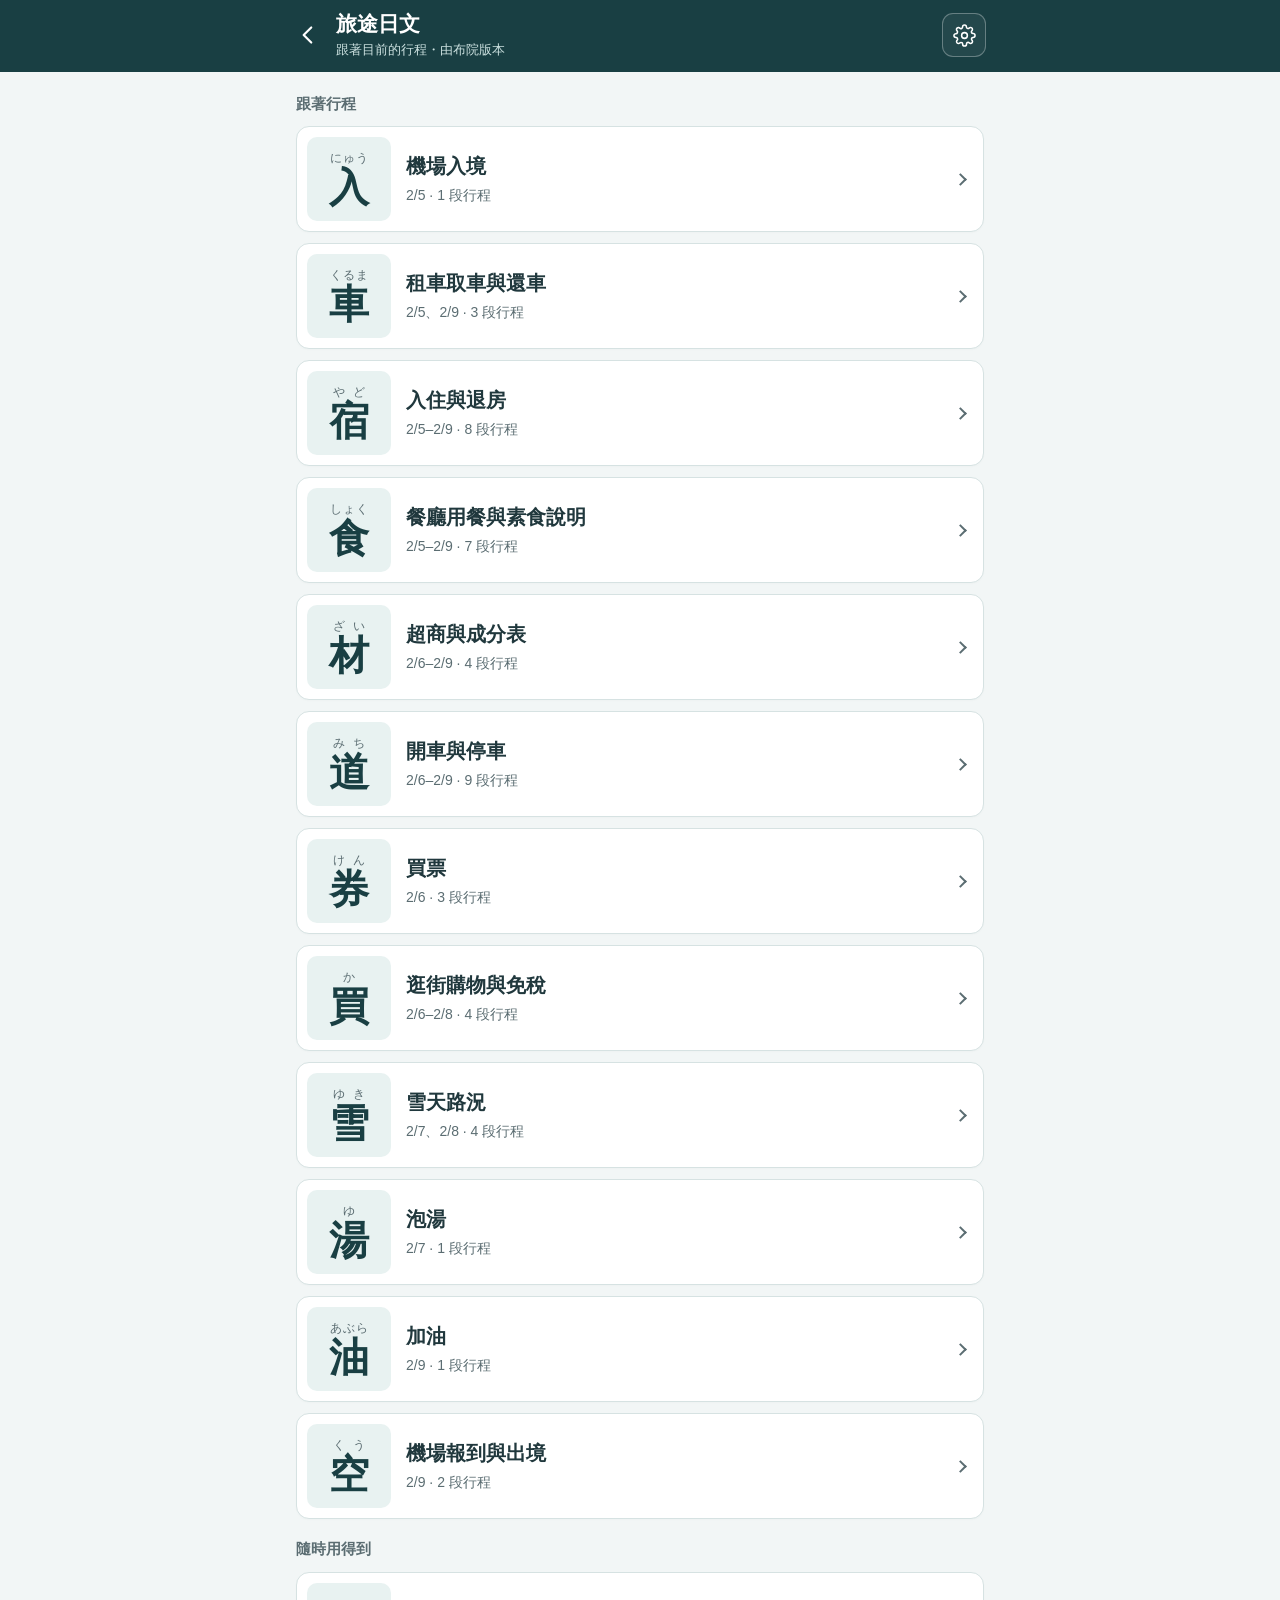
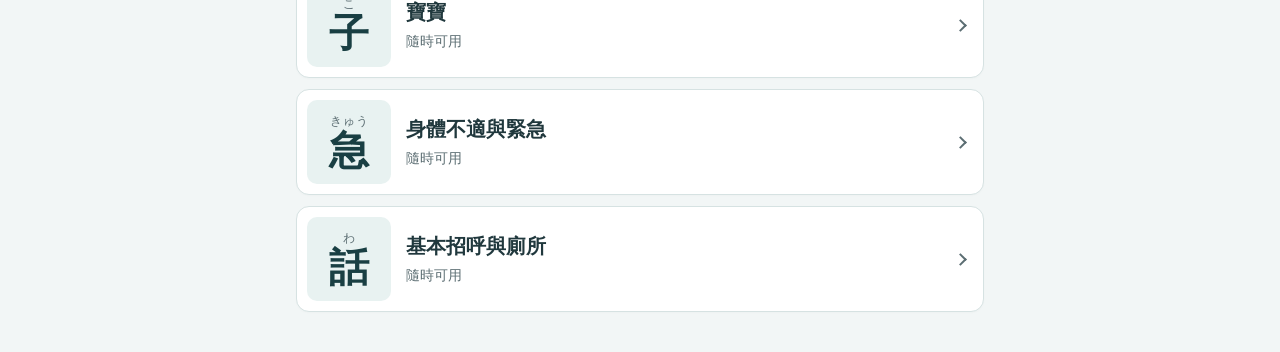
<file: japanese/index.html>
<!doctype html>
<html lang="zh-Hant"><head><meta charset="utf-8"><meta name="viewport" content="width=device-width,initial-scale=1"><meta name="theme-color" content="#193f43"><title>旅途日文</title>
<style>
:root{--ink:#193f43;--muted:#5b6d72;--bg:#f2f6f6;--line:#d6e2e2;--accent:#a84a26}*{box-sizing:border-box}[hidden]{display:none!important}html,body{margin:0;overscroll-behavior-y:none}body{min-height:100dvh;background:var(--bg);color:#20383d;font:16px/1.65 -apple-system,BlinkMacSystemFont,"PingFang TC",sans-serif}button,input,select,textarea{font:inherit}button,a,select,summary{touch-action:manipulation}button{cursor:pointer}a{color:#175d72}button:focus-visible,a:focus-visible,select:focus-visible{outline:3px solid #c15d2b;outline-offset:3px}
.primary{border:0;border-radius:8px;background:var(--ink);color:#fff;padding:9px 15px;font-weight:650}
select{display:block;width:100%;border:1px solid #b6c9cb;border-radius:6px;background:#fff;color:#20383d;padding:9px 10px;font-size:16px}
.jp-top{position:sticky;top:0;z-index:2;background:var(--ink);color:#fff}
.jp-top-row{display:flex;align-items:center;gap:6px;max-width:720px;margin:0 auto;padding:10px 14px 11px 6px}
.page-back{flex:0 0 44px;display:grid;place-items:center;width:44px;height:44px;border-radius:50%;color:#fff}.page-back svg{width:26px;height:26px;fill:none;stroke:currentColor;stroke-width:2;stroke-linecap:round;stroke-linejoin:round}.page-back:focus-visible{outline:2px solid #fff;outline-offset:0}
h1{margin:0;font-size:21px;line-height:1.3}.jp-top-copy{flex:1;min-width:0}.jp-top-gear{flex:0 0 44px;display:grid;place-items:center;width:44px;height:44px;padding:0;border:1px solid #ffffff4d;border-radius:11px;background:#ffffff0d;color:#fff}.jp-top-gear svg{width:23px;height:23px;fill:none;stroke:currentColor;stroke-width:1.6;stroke-linecap:round;stroke-linejoin:round}.jp-top-gear:focus-visible{outline:2px solid #fff;outline-offset:2px}.jp-plan{margin:2px 0 0;font-size:13px;color:#cbe0df}
.jp-main{max-width:720px;margin:0 auto;padding:16px 16px calc(40px + env(safe-area-inset-bottom))}
.jp-now{margin:0 0 6px;padding:11px 14px;border:1px solid #e8a08a;border-radius:12px;background:#fff0e9}.jp-now p{margin:0;font-size:15px;line-height:1.6}.jp-now span{display:inline-block;min-width:52px;font-weight:700;color:#8b3d1c}
.jp-group{margin-top:18px}.jp-group:first-child{margin-top:4px}.jp-group-title{margin:0 0 10px;font-size:15px;font-weight:700;color:var(--muted)}
.jp-cards{display:flex;flex-direction:column;gap:11px}
.jp-card{display:flex;align-items:center;gap:15px;width:100%;padding:10px 14px 10px 10px;text-align:left;border:1px solid var(--line);border-radius:13px;background:#fff;color:inherit;box-shadow:0 1px 2px #193f4305}.jp-card:hover{border-color:#92b5b8}.jp-card:active{background:#eaf2f2}
.jp-mark{flex:0 0 84px;width:84px;height:84px;display:grid;place-items:center;border-radius:10px;background:#e8f2f1;color:var(--ink);font-size:40px;font-weight:700;line-height:1}.jp-mark rt{font-size:12px;font-weight:500;color:var(--muted);padding-bottom:4px}
.jp-card-copy{flex:1;min-width:0;display:flex;flex-direction:column;gap:5px}.jp-card-title{font-size:20px;line-height:1.35;font-weight:750;overflow-wrap:anywhere}.jp-card-usage{font-size:14px;line-height:1.5;color:var(--muted)}
.jp-badge{flex-shrink:0;padding:3px 9px;border-radius:999px;background:var(--accent);color:#fff;font-size:13px;font-weight:700}
.jp-chevron{flex-shrink:0;width:9px;height:9px;border-right:2px solid var(--muted);border-top:2px solid var(--muted);transform:rotate(45deg);margin-right:4px}
.jp-empty{color:var(--muted)}
/* Bottom sheet, same as the itinerary site. */
dialog{color:#20383d}.bottom-sheet{position:fixed;inset:auto auto 0 50%;transform:translateX(-50%) translateY(var(--sheet-drag,0px));margin:0;width:min(100%,680px);max-width:100vw;height:88dvh;max-height:88dvh;border:0;border-radius:22px 22px 0 0;padding:0;overflow:hidden;box-shadow:0 -8px 50px #092c3026;transition:transform .18s ease}.bottom-sheet[open]{display:flex;flex-direction:column;animation:sheet-enter .2s ease-out}.bottom-sheet::backdrop{background:#102d3266}.bottom-sheet.is-dragging{transition:none;animation:none;user-select:none}
.sheet-header{flex-shrink:0;padding:10px 22px 14px;border-bottom:1px solid var(--line);background:#fff;touch-action:none}.sheet-header button{touch-action:manipulation}.sheet-handle{width:38px;height:4px;border-radius:4px;background:#c5d3d5;margin:0 auto 13px}.dialog-head{display:flex;justify-content:space-between;align-items:center;gap:12px}.sheet-header h2{font-size:23px;line-height:1.4;margin:0;overflow-wrap:anywhere}
.sheet-close{flex:0 0 44px;display:grid;place-items:center;width:44px;height:44px;padding:10px;border:0;background:transparent;color:inherit;border-radius:50%}.sheet-close:hover{background:#f2f6f6}.sheet-close svg{width:22px;height:22px;fill:none;stroke:currentColor;stroke-width:1.8;stroke-linecap:round}.sheet-close:focus-visible{outline:none;background:#e8f2f1}
.sheet-body{flex:1;overflow-y:auto;overscroll-behavior:none;min-height:0;padding:20px 22px 24px}
@keyframes sheet-enter{from{transform:translate(-50%,70%);opacity:.6}to{transform:translate(-50%,0);opacity:1}}
@media(prefers-reduced-motion:reduce){.bottom-sheet{transition:none}.bottom-sheet[open]{animation:none}}
@media(max-width:640px){.jp-mark{flex-basis:76px;width:76px;height:76px;font-size:36px}.jp-card{gap:13px}.jp-card-title{font-size:19px}.sheet-header{padding-left:18px;padding-right:18px}.sheet-header h2{font-size:21px}.sheet-body{padding:18px}}
</style>
<link rel="stylesheet" href="jp.css?v=20261126-words">
<script defer src="../trip-data.js?v=20261125-day4-lunch"></script><script defer src="../trip-core.js?v=20261125-day4-rest"></script><script defer src="phrases.js?v=20261126-words"></script><script defer src="jp-core.js?v=20261126-words"></script><script defer src="words.js?v=20261126-words"></script><script defer src="../dialog-history.js?v=20261126-words"></script><script defer src="jp-ui.js?v=20261126-words"></script><script defer src="jp-page.js?v=20261126-words"></script><script defer src="../sheet-gestures.js?v=20261123"></script>
</head><body>
<header class="jp-top"><div class="jp-top-row"><a id="jp-back" class="page-back" href="../" aria-label="返回行程"><svg viewBox="0 0 24 24" aria-hidden="true"><path d="M15 5 8 12l7 7"/></svg></a><div class="jp-top-copy"><h1>旅途日文</h1><p id="jp-plan" class="jp-plan"></p></div><button type="button" class="jp-top-gear" data-jp-display-open aria-label="顯示設定"><svg viewBox="0 0 24 24" aria-hidden="true"><circle cx="12" cy="12" r="3"/><path d="M19.4 15a1.65 1.65 0 0 0 .33 1.82l.06.06a2 2 0 0 1 0 2.83 2 2 0 0 1-2.83 0l-.06-.06a1.65 1.65 0 0 0-1.82-.33 1.65 1.65 0 0 0-1 1.51V21a2 2 0 0 1-2 2 2 2 0 0 1-2-2v-.09A1.65 1.65 0 0 0 9 19.4a1.65 1.65 0 0 0-1.82.33l-.06.06a2 2 0 0 1-2.83 0 2 2 0 0 1 0-2.83l.06-.06a1.65 1.65 0 0 0 .33-1.82 1.65 1.65 0 0 0-1.51-1H3a2 2 0 0 1-2-2 2 2 0 0 1 2-2h.09A1.65 1.65 0 0 0 4.6 9a1.65 1.65 0 0 0-.33-1.82l-.06-.06a2 2 0 0 1 0-2.83 2 2 0 0 1 2.83 0l.06.06a1.65 1.65 0 0 0 1.82.33H9a1.65 1.65 0 0 0 1-1.51V3a2 2 0 0 1 2-2 2 2 0 0 1 2 2v.09a1.65 1.65 0 0 0 1 1.51 1.65 1.65 0 0 0 1.82-.33l.06-.06a2 2 0 0 1 2.83 0 2 2 0 0 1 0 2.83l-.06.06a1.65 1.65 0 0 0-.33 1.82V9a1.65 1.65 0 0 0 1.51 1H21a2 2 0 0 1 2 2 2 2 0 0 1-2 2h-.09a1.65 1.65 0 0 0-1.51 1Z"/></svg></button></div></header>
<main class="jp-main"><div id="jp-now"></div><div id="jp-list" aria-label="日文情境卡"></div></main>
</body></html>
</file>
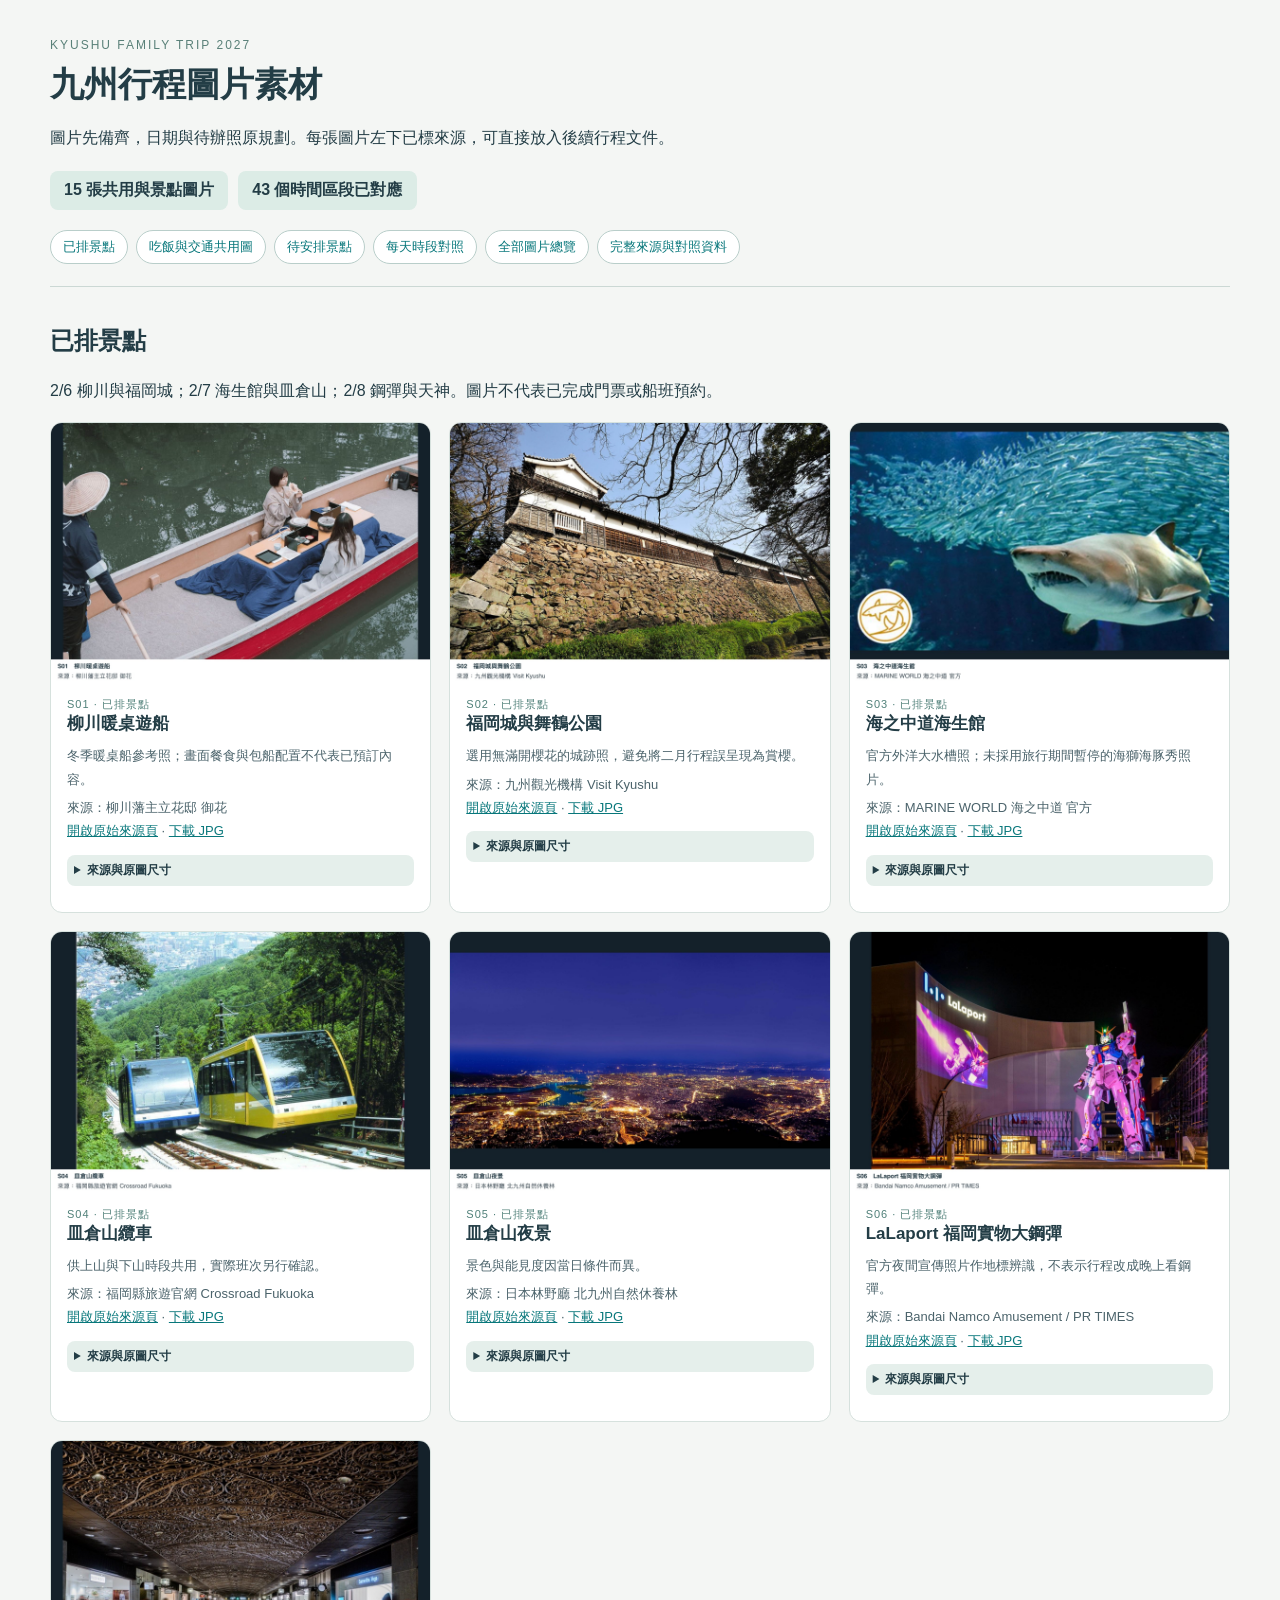
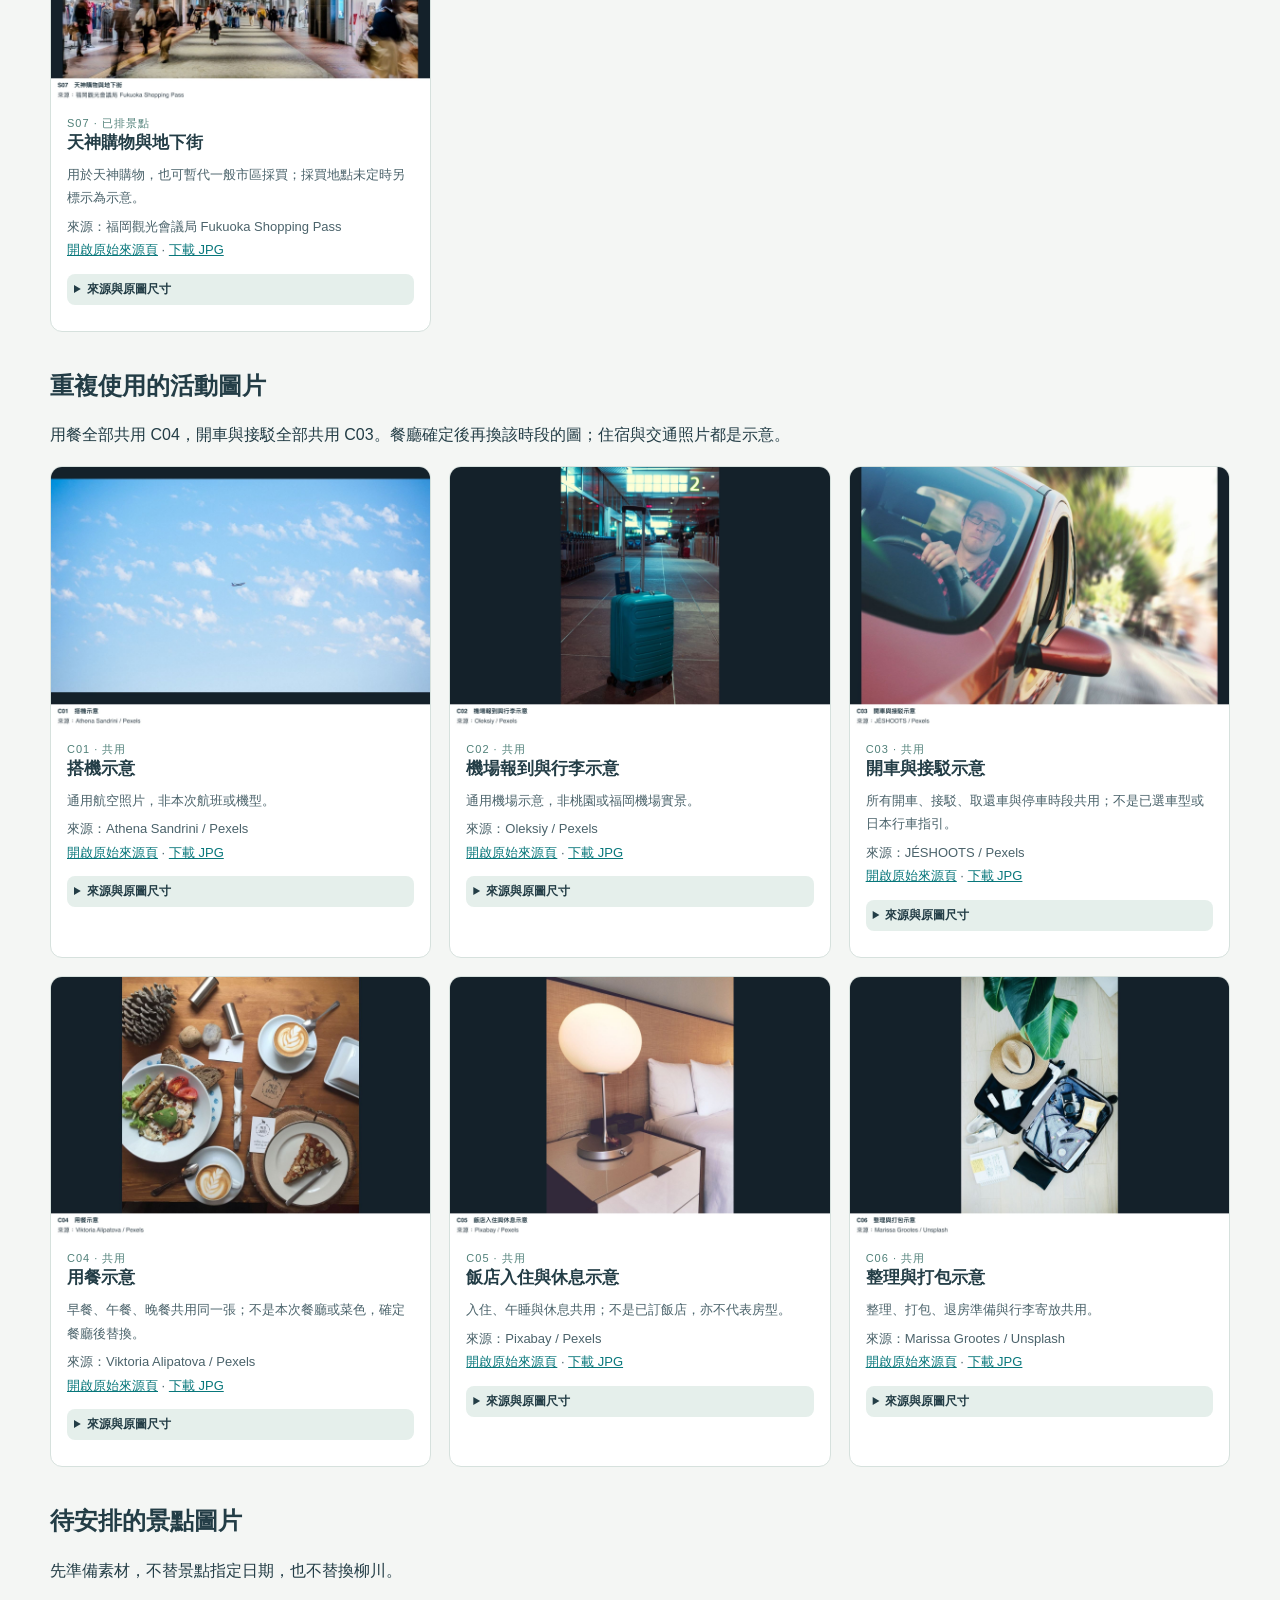
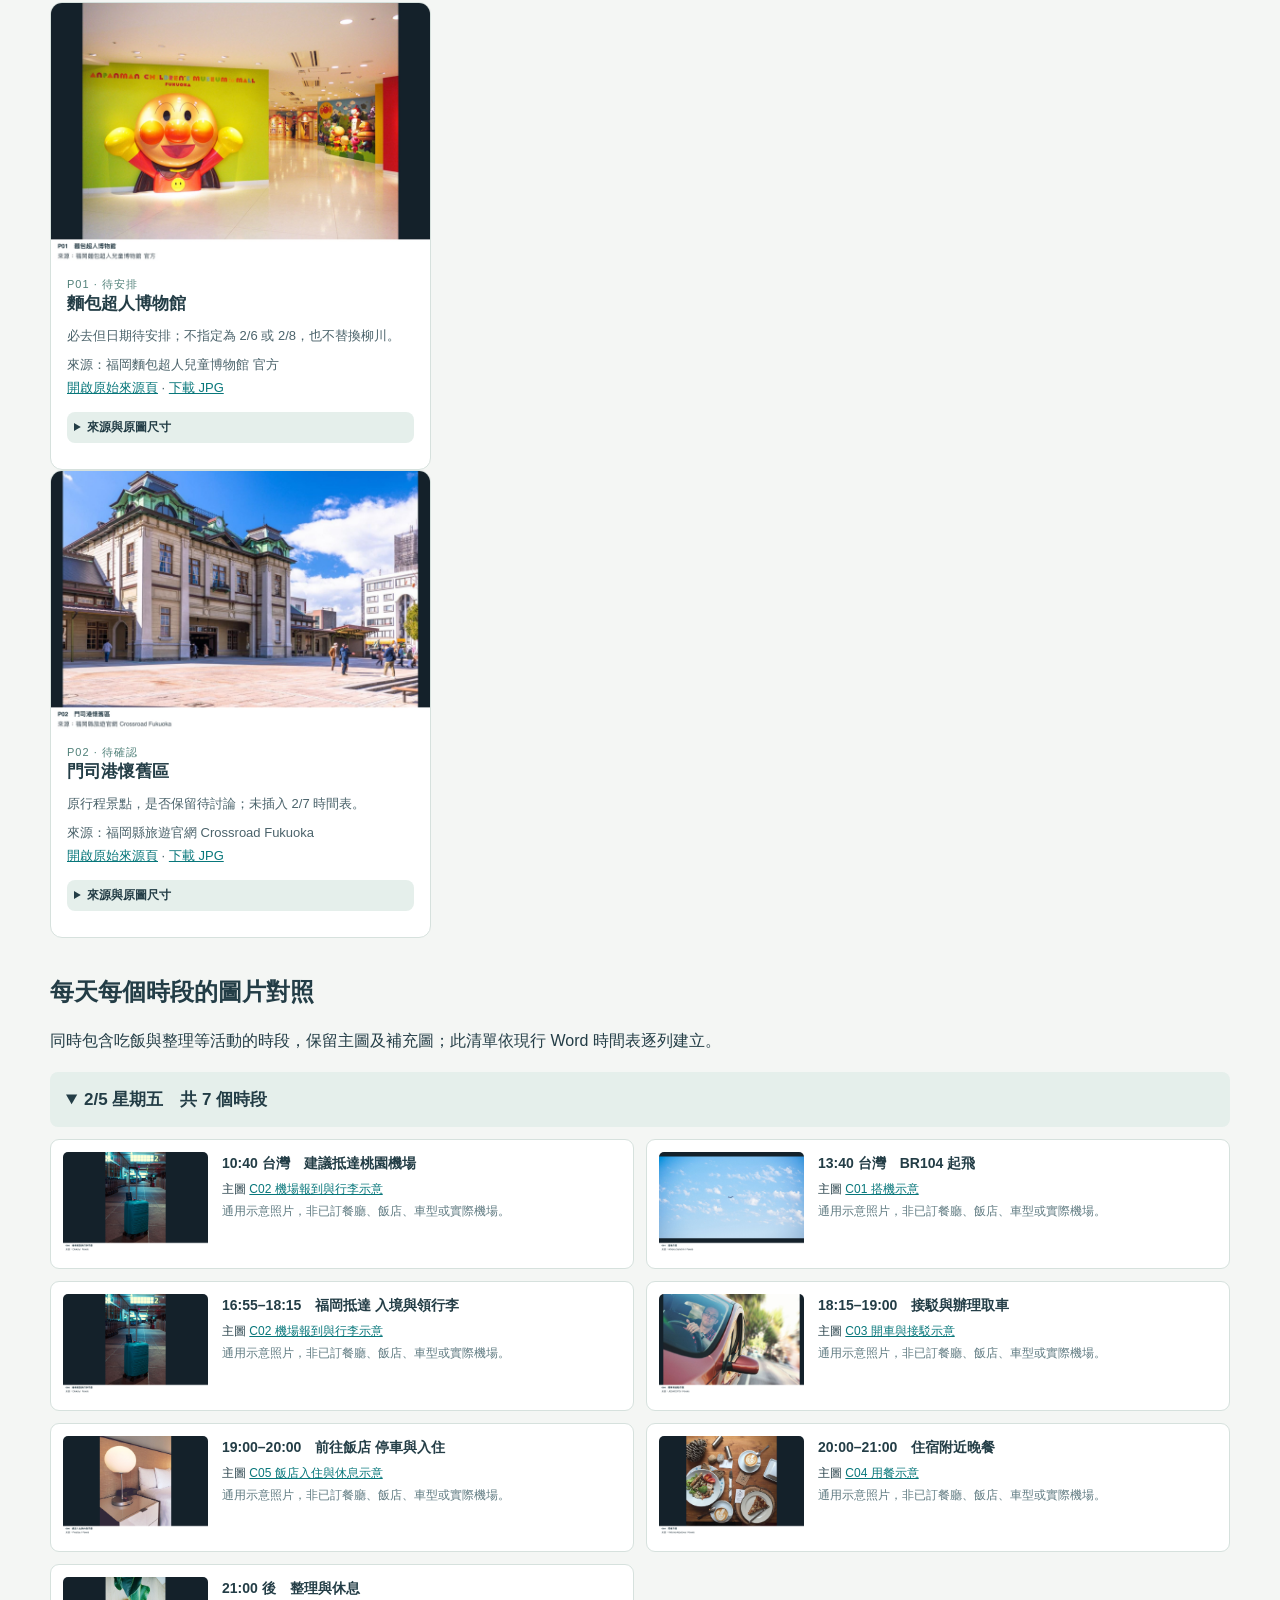
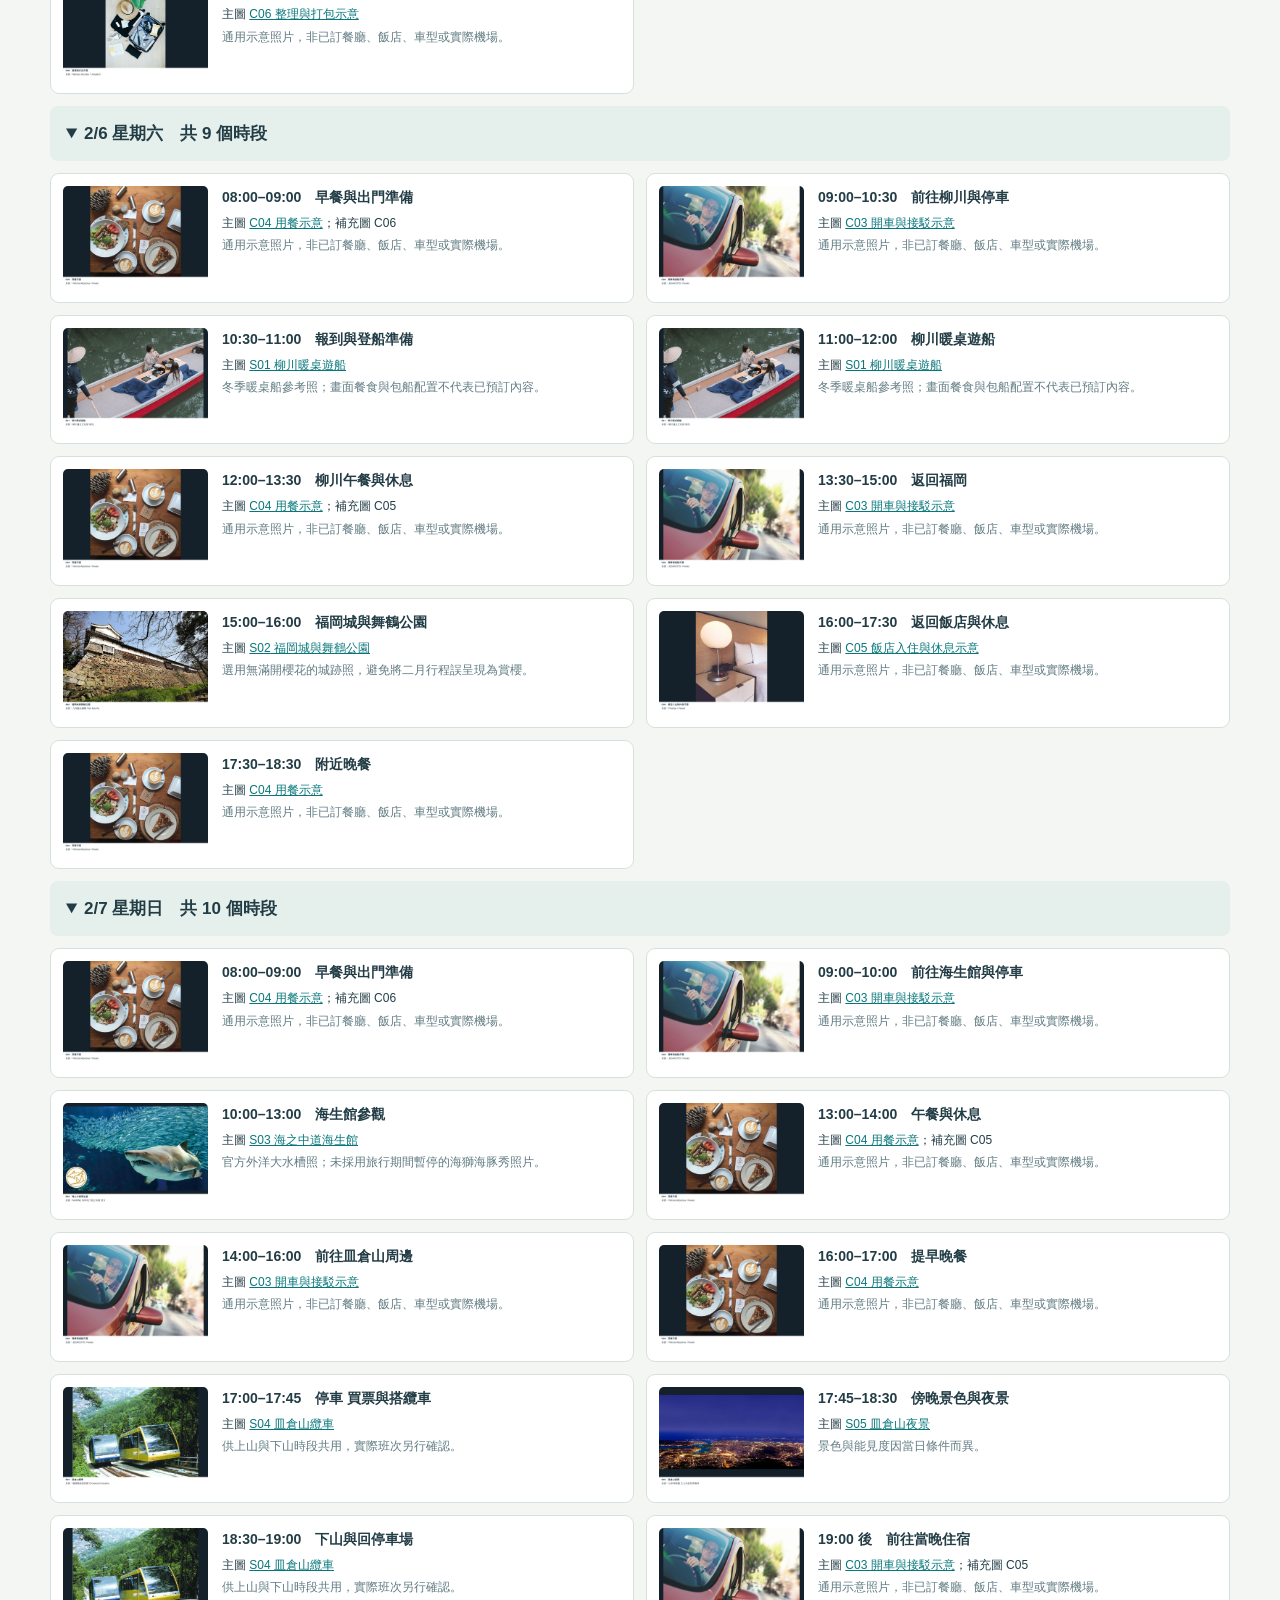
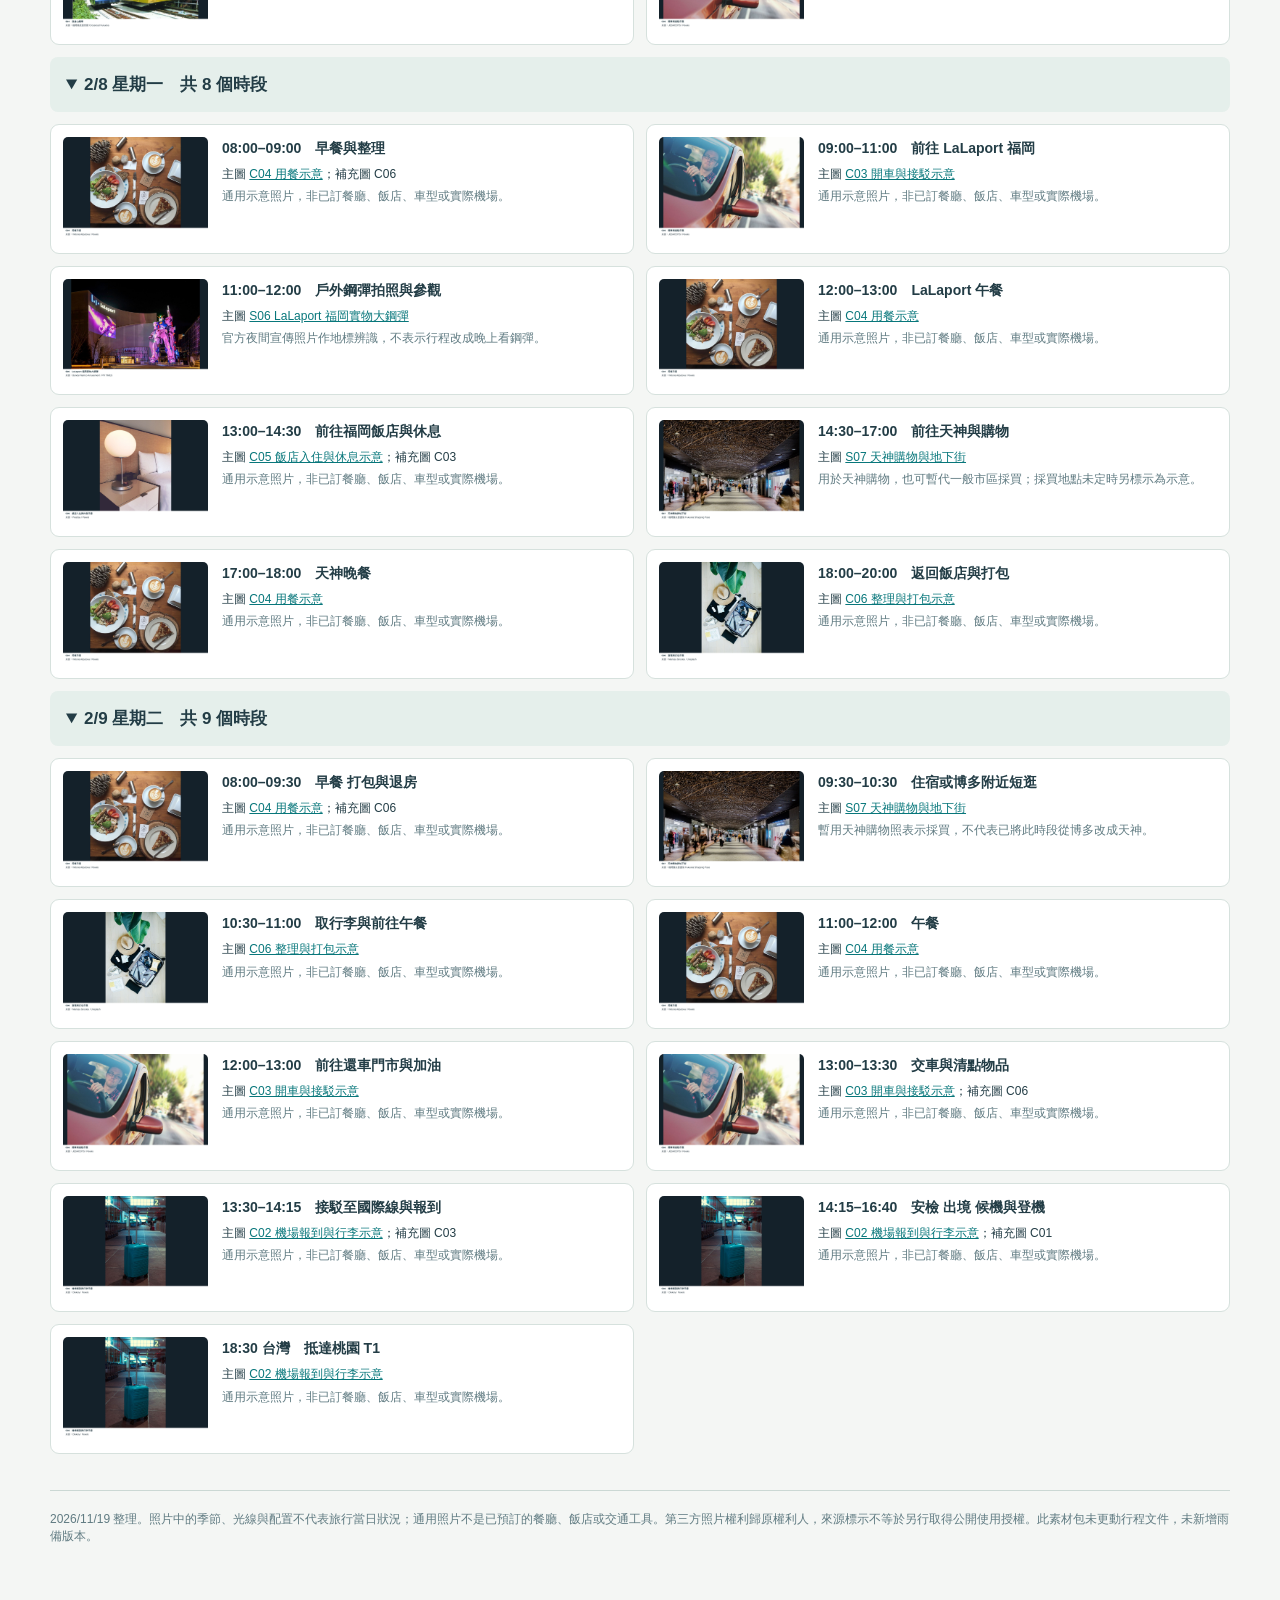
<file: docs/目前規劃與素材/素材索引.html>
<!doctype html><html lang="zh-Hant"><meta charset="utf-8"><meta name="viewport" content="width=device-width,initial-scale=1"><title>九州行程圖片素材</title><style>
:root{font-family:"PingFang TC","Microsoft JhengHei",sans-serif;color:#233d46;background:#f4f6f4}body{margin:0}main{max-width:1180px;margin:auto;padding:38px 24px 70px}h1{font-size:34px;margin:10px 0}h2{margin-top:38px;font-size:24px}p{line-height:1.8}a{color:#08777b}header{border-bottom:1px solid #cbd8d4;padding-bottom:22px}.eyebrow{font-size:12px;letter-spacing:2px;color:#598078}nav{display:flex;flex-wrap:wrap;gap:8px;margin-top:20px}nav a,.pill{border:1px solid #b9ceca;padding:7px 12px;border-radius:30px;text-decoration:none;font-size:13px;background:white}.grid{display:grid;grid-template-columns:repeat(3,1fr);gap:18px}.card{background:white;border:1px solid #d6e1dd;border-radius:12px;overflow:hidden}.card img{display:block;width:100%}.body{padding:14px 16px}.body h3{font-size:17px;margin:0 0 9px}.body p{font-size:13px;margin:5px 0;color:#4b636b}.tag{font-size:11px;letter-spacing:1px;color:#508079}.source{font-size:12px}details{margin:12px 0}summary{cursor:pointer;font-weight:bold;font-size:17px;padding:16px;background:#e5efeb;border-radius:8px}.slots{display:grid;grid-template-columns:1fr 1fr;gap:12px;margin-top:12px}.slot{display:grid;grid-template-columns:145px 1fr;gap:14px;border:1px solid #d6e1dd;background:white;padding:12px;border-radius:9px}.slot img{width:145px;border-radius:5px}.slot h4{font-size:14px;margin:3px 0 7px}.slot p{font-size:12px;margin:3px 0;line-height:1.6}.muted{color:#607b82}.counts{display:flex;gap:10px;margin:18px 0}.counts b{padding:9px 14px;border-radius:8px;background:#dcece6}footer{font-size:12px;color:#607b82;border-top:1px solid #cbd8d4;margin-top:36px;padding-top:20px}@media(max-width:850px){.grid{grid-template-columns:repeat(2,1fr)}.slots{grid-template-columns:1fr}}@media(max-width:520px){.grid{grid-template-columns:1fr}.slot{grid-template-columns:110px 1fr}.slot img{width:110px}main{padding:24px 15px}}
</style><main><header><div class="eyebrow">KYUSHU FAMILY TRIP 2027</div><h1>九州行程圖片素材</h1><p>圖片先備齊，日期與待辦照原規劃。每張圖片左下已標來源，可直接放入後續行程文件。</p><div class="counts"><b>15 張共用與景點圖片</b><b>43 個時間區段已對應</b></div><nav><a href="#spots">已排景點</a><a href="#common">吃飯與交通共用圖</a><a href="#pending">待安排景點</a><a href="#timeline">每天時段對照</a><a href="素材總覽.png">全部圖片總覽</a><a href="素材來源與時段對照.json">完整來源與對照資料</a></nav></header><h2 id="spots">已排景點</h2><p>2/6 柳川與福岡城；2/7 海生館與皿倉山；2/8 鋼彈與天神。圖片不代表已完成門票或船班預約。</p><div class="grid"><article class="card" id="S01"><a href="../../thumbs/S01_柳川暖桌遊船.jpg"><img src="../../thumbs/S01_柳川暖桌遊船.jpg" alt="柳川暖桌遊船" loading="lazy"></a><div class="body"><div class="tag">S01 · 已排景點</div><h3>柳川暖桌遊船</h3><p>冬季暖桌船參考照；畫面餐食與包船配置不代表已預訂內容。</p><p class="source">來源：柳川藩主立花邸 御花<br><a href="https://shop.ohana.co.jp/products/7_14853028" target="_blank" rel="noopener">開啟原始來源頁</a> · <a href="../../thumbs/S01_柳川暖桌遊船.jpg" download>下載 JPG</a></p><details><summary style="font-size:12px;padding:7px">來源與原圖尺寸</summary><p>1200 × 801 px；圖片版面 1600 × 1100 px。<br>依原站條款，未取得額外公開使用授權<br>取得日期 2026-11-19</p></details></div></article><article class="card" id="S02"><a href="../../thumbs/S02_福岡城與舞鶴公園.jpg"><img src="../../thumbs/S02_福岡城與舞鶴公園.jpg" alt="福岡城與舞鶴公園" loading="lazy"></a><div class="body"><div class="tag">S02 · 已排景點</div><h3>福岡城與舞鶴公園</h3><p>選用無滿開櫻花的城跡照，避免將二月行程誤呈現為賞櫻。</p><p class="source">來源：九州觀光機構 Visit Kyushu<br><a href="https://www.visit-kyushu.com/en/see-and-do/spots/maizuru-park-fukuoka-castle-ruins/" target="_blank" rel="noopener">開啟原始來源頁</a> · <a href="../../thumbs/S02_福岡城與舞鶴公園.jpg" download>下載 JPG</a></p><details><summary style="font-size:12px;padding:7px">來源與原圖尺寸</summary><p>1600 × 1000 px；圖片版面 1600 × 1100 px。<br>依原站條款，未取得額外公開使用授權<br>取得日期 2026-11-19</p></details></div></article><article class="card" id="S03"><a href="../../thumbs/S03_海之中道海生館.jpg"><img src="../../thumbs/S03_海之中道海生館.jpg" alt="海之中道海生館" loading="lazy"></a><div class="body"><div class="tag">S03 · 已排景點</div><h3>海之中道海生館</h3><p>官方外洋大水槽照；未採用旅行期間暫停的海獅海豚秀照片。</p><p class="source">來源：MARINE WORLD 海之中道 官方<br><a href="https://marine-world.jp/facility-info/maps/" target="_blank" rel="noopener">開啟原始來源頁</a> · <a href="../../thumbs/S03_海之中道海生館.jpg" download>下載 JPG</a></p><details><summary style="font-size:12px;padding:7px">來源與原圖尺寸</summary><p>668 × 386 px；圖片版面 1600 × 1100 px。<br>依原站條款，未取得額外公開使用授權<br>取得日期 2026-11-19</p></details></div></article><article class="card" id="S04"><a href="../../thumbs/S04_皿倉山纜車.jpg"><img src="../../thumbs/S04_皿倉山纜車.jpg" alt="皿倉山纜車" loading="lazy"></a><div class="body"><div class="tag">S04 · 已排景點</div><h3>皿倉山纜車</h3><p>供上山與下山時段共用，實際班次另行確認。</p><p class="source">來源：福岡縣旅遊官網 Crossroad Fukuoka<br><a href="https://www.crossroadfukuoka.jp/tw/articles/trail/detail6" target="_blank" rel="noopener">開啟原始來源頁</a> · <a href="../../thumbs/S04_皿倉山纜車.jpg" download>下載 JPG</a></p><details><summary style="font-size:12px;padding:7px">來源與原圖尺寸</summary><p>1000 × 722 px；圖片版面 1600 × 1100 px。<br>依原站條款，未取得額外公開使用授權<br>取得日期 2026-11-19</p></details></div></article><article class="card" id="S05"><a href="../../thumbs/S05_皿倉山夜景.jpg"><img src="../../thumbs/S05_皿倉山夜景.jpg" alt="皿倉山夜景" loading="lazy"></a><div class="body"><div class="tag">S05 · 已排景點</div><h3>皿倉山夜景</h3><p>景色與能見度因當日條件而異。</p><p class="source">來源：日本林野廳 北九州自然休養林<br><a href="https://www.rinya.maff.go.jp/j/kokuyu_rinya/kokumin_mori/katuyo/reku/rekumori/kitakyushu.html" target="_blank" rel="noopener">開啟原始來源頁</a> · <a href="../../thumbs/S05_皿倉山夜景.jpg" download>下載 JPG</a></p><details><summary style="font-size:12px;padding:7px">來源與原圖尺寸</summary><p>1280 × 660 px；圖片版面 1600 × 1100 px。<br>依原站條款，未取得額外公開使用授權<br>取得日期 2026-11-19</p></details></div></article><article class="card" id="S06"><a href="../../thumbs/S06_LaLaport 福岡實物大鋼彈.jpg"><img src="../../thumbs/S06_LaLaport 福岡實物大鋼彈.jpg" alt="LaLaport 福岡實物大鋼彈" loading="lazy"></a><div class="body"><div class="tag">S06 · 已排景點</div><h3>LaLaport 福岡實物大鋼彈</h3><p>官方夜間宣傳照片作地標辨識，不表示行程改成晚上看鋼彈。</p><p class="source">來源：Bandai Namco Amusement / PR TIMES<br><a href="https://prtimes.jp/main/html/rd/p/000000682.000033062.html" target="_blank" rel="noopener">開啟原始來源頁</a> · <a href="../../thumbs/S06_LaLaport 福岡實物大鋼彈.jpg" download>下載 JPG</a></p><details><summary style="font-size:12px;padding:7px">來源與原圖尺寸</summary><p>1789 × 1260 px；圖片版面 1600 × 1100 px。<br>依原站條款，未取得額外公開使用授權<br>取得日期 2026-11-19</p></details></div></article><article class="card" id="S07"><a href="../../thumbs/S07_天神購物與地下街.jpg"><img src="../../thumbs/S07_天神購物與地下街.jpg" alt="天神購物與地下街" loading="lazy"></a><div class="body"><div class="tag">S07 · 已排景點</div><h3>天神購物與地下街</h3><p>用於天神購物，也可暫代一般市區採買；採買地點未定時另標示為示意。</p><p class="source">來源：福岡觀光會議局 Fukuoka Shopping Pass<br><a href="https://www.welcome-fukuoka.or.jp/fcvb_SHOPPINGPASS2025/" target="_blank" rel="noopener">開啟原始來源頁</a> · <a href="../../thumbs/S07_天神購物與地下街.jpg" download>下載 JPG</a></p><details><summary style="font-size:12px;padding:7px">來源與原圖尺寸</summary><p>1024 × 683 px；圖片版面 1600 × 1100 px。<br>依原站條款，未取得額外公開使用授權<br>取得日期 2026-11-19</p></details></div></article></div><h2 id="common">重複使用的活動圖片</h2><p>用餐全部共用 C04，開車與接駁全部共用 C03。餐廳確定後再換該時段的圖；住宿與交通照片都是示意。</p><div class="grid"><article class="card" id="C01"><a href="../../thumbs/C01_搭機示意.jpg"><img src="../../thumbs/C01_搭機示意.jpg" alt="搭機示意" loading="lazy"></a><div class="body"><div class="tag">C01 · 共用</div><h3>搭機示意</h3><p>通用航空照片，非本次航班或機型。</p><p class="source">來源：Athena Sandrini / Pexels<br><a href="https://www.pexels.com/photo/photo-of-airplane-flying-through-the-sky-2961993/" target="_blank" rel="noopener">開啟原始來源頁</a> · <a href="../../thumbs/C01_搭機示意.jpg" download>下載 JPG</a></p><details><summary style="font-size:12px;padding:7px">來源與原圖尺寸</summary><p>1800 × 1011 px；圖片版面 1600 × 1100 px。<br>Pexels 圖庫頁標示 Free to use<br>取得日期 2026-11-19</p></details></div></article><article class="card" id="C02"><a href="../../thumbs/C02_機場報到與行李示意.jpg"><img src="../../thumbs/C02_機場報到與行李示意.jpg" alt="機場報到與行李示意" loading="lazy"></a><div class="body"><div class="tag">C02 · 共用</div><h3>機場報到與行李示意</h3><p>通用機場示意，非桃園或福岡機場實景。</p><p class="source">來源：Oleksiy / Pexels<br><a href="https://www.pexels.com/photo/blue-suitcase-in-empty-airport-terminal-30782813/" target="_blank" rel="noopener">開啟原始來源頁</a> · <a href="../../thumbs/C02_機場報到與行李示意.jpg" download>下載 JPG</a></p><details><summary style="font-size:12px;padding:7px">來源與原圖尺寸</summary><p>1800 × 2704 px；圖片版面 1600 × 1100 px。<br>Pexels 圖庫頁標示 Free<br>取得日期 2026-11-19</p></details></div></article><article class="card" id="C03"><a href="../../thumbs/C03_開車與接駁示意.jpg"><img src="../../thumbs/C03_開車與接駁示意.jpg" alt="開車與接駁示意" loading="lazy"></a><div class="body"><div class="tag">C03 · 共用</div><h3>開車與接駁示意</h3><p>所有開車、接駁、取還車與停車時段共用；不是已選車型或日本行車指引。</p><p class="source">來源：JÉSHOOTS / Pexels<br><a href="https://www.pexels.com/photo/man-driving-the-red-vehicle-7433/" target="_blank" rel="noopener">開啟原始來源頁</a> · <a href="../../thumbs/C03_開車與接駁示意.jpg" download>下載 JPG</a></p><details><summary style="font-size:12px;padding:7px">來源與原圖尺寸</summary><p>1800 × 1198 px；圖片版面 1600 × 1100 px。<br>原圖庫頁標示 Free to use CC0<br>取得日期 2026-11-19</p></details></div></article><article class="card" id="C04"><a href="../../thumbs/C04_用餐示意.jpg"><img src="../../thumbs/C04_用餐示意.jpg" alt="用餐示意" loading="lazy"></a><div class="body"><div class="tag">C04 · 共用</div><h3>用餐示意</h3><p>早餐、午餐、晚餐共用同一張；不是本次餐廳或菜色，確定餐廳後替換。</p><p class="source">來源：Viktoria Alipatova / Pexels<br><a href="https://www.pexels.com/photo/breakfast-meal-on-a-table-2325302/" target="_blank" rel="noopener">開啟原始來源頁</a> · <a href="../../thumbs/C04_用餐示意.jpg" download>下載 JPG</a></p><details><summary style="font-size:12px;padding:7px">來源與原圖尺寸</summary><p>1800 × 1800 px；圖片版面 1600 × 1100 px。<br>Pexels 圖庫頁標示 Free<br>取得日期 2026-11-19</p></details></div></article><article class="card" id="C05"><a href="../../thumbs/C05_飯店入住與休息示意.jpg"><img src="../../thumbs/C05_飯店入住與休息示意.jpg" alt="飯店入住與休息示意" loading="lazy"></a><div class="body"><div class="tag">C05 · 共用</div><h3>飯店入住與休息示意</h3><p>入住、午睡與休息共用；不是已訂飯店，亦不代表房型。</p><p class="source">來源：Pixabay / Pexels<br><a href="https://www.pexels.com/photo/silver-and-white-desk-lamp-beside-bed-279805/" target="_blank" rel="noopener">開啟原始來源頁</a> · <a href="../../thumbs/C05_飯店入住與休息示意.jpg" download>下載 JPG</a></p><details><summary style="font-size:12px;padding:7px">來源與原圖尺寸</summary><p>1800 × 2285 px；圖片版面 1600 × 1100 px。<br>Pexels 圖庫頁標示 Free<br>取得日期 2026-11-19</p></details></div></article><article class="card" id="C06"><a href="../../thumbs/C06_整理與打包示意.jpg"><img src="../../thumbs/C06_整理與打包示意.jpg" alt="整理與打包示意" loading="lazy"></a><div class="body"><div class="tag">C06 · 共用</div><h3>整理與打包示意</h3><p>整理、打包、退房準備與行李寄放共用。</p><p class="source">來源：Marissa Grootes / Unsplash<br><a href="https://unsplash.com/photos/open-suitcase-with-travel-essentials-and-hat-TVllFyGaLEA" target="_blank" rel="noopener">開啟原始來源頁</a> · <a href="../../thumbs/C06_整理與打包示意.jpg" download>下載 JPG</a></p><details><summary style="font-size:12px;padding:7px">來源與原圖尺寸</summary><p>1800 × 2718 px；圖片版面 1600 × 1100 px。<br>Unsplash 圖庫頁標示 Unsplash License<br>取得日期 2026-11-19</p></details></div></article></div><h2 id="pending">待安排的景點圖片</h2><p>先準備素材，不替景點指定日期，也不替換柳川。</p><div class="grid"><article class="card" id="P01"><a href="../../thumbs/P01_麵包超人博物館.jpg"><img src="../../thumbs/P01_麵包超人博物館.jpg" alt="麵包超人博物館" loading="lazy"></a><div class="body"><div class="tag">P01 · 待安排</div><h3>麵包超人博物館</h3><p>必去但日期待安排；不指定為 2/6 或 2/8，也不替換柳川。</p><p class="source">來源：福岡麵包超人兒童博物館 官方<br><a href="https://www.fukuoka-anpanman.jp/map/" target="_blank" rel="noopener">開啟原始來源頁</a> · <a href="../../thumbs/P01_麵包超人博物館.jpg" download>下載 JPG</a></p><details><summary style="font-size:12px;padding:7px">來源與原圖尺寸</summary><p>760 × 570 px；圖片版面 1600 × 1100 px。<br>依原站條款，未取得額外公開使用授權<br>取得日期 2026-11-19</p></details></div></article></div><div class="grid"><article class="card" id="P02"><a href="../../thumbs/P02_門司港懷舊區.jpg"><img src="../../thumbs/P02_門司港懷舊區.jpg" alt="門司港懷舊區" loading="lazy"></a><div class="body"><div class="tag">P02 · 待確認</div><h3>門司港懷舊區</h3><p>原行程景點，是否保留待討論；未插入 2/7 時間表。</p><p class="source">來源：福岡縣旅遊官網 Crossroad Fukuoka<br><a href="https://www.crossroadfukuoka.jp/en/itineraries/30003" target="_blank" rel="noopener">開啟原始來源頁</a> · <a href="../../thumbs/P02_門司港懷舊區.jpg" download>下載 JPG</a></p><details><summary style="font-size:12px;padding:7px">來源與原圖尺寸</summary><p>1400 × 934 px；圖片版面 1600 × 1100 px。<br>依原站條款，未取得額外公開使用授權<br>取得日期 2026-11-19</p></details></div></article></div><h2 id="timeline">每天每個時段的圖片對照</h2><p>同時包含吃飯與整理等活動的時段，保留主圖及補充圖；此清單依現行 Word 時間表逐列建立。</p><details open><summary>2/5 星期五　共 7 個時段</summary><div class="slots"><article class="slot"><a href="../../thumbs/C02_機場報到與行李示意.jpg"><img src="../../thumbs/C02_機場報到與行李示意.jpg" alt="機場報到與行李示意" loading="lazy"></a><div><h4>10:40 台灣　建議抵達桃園機場</h4><p>主圖 <a href="#C02">C02 機場報到與行李示意</a></p><p class="muted">通用示意照片，非已訂餐廳、飯店、車型或實際機場。</p></div></article><article class="slot"><a href="../../thumbs/C01_搭機示意.jpg"><img src="../../thumbs/C01_搭機示意.jpg" alt="搭機示意" loading="lazy"></a><div><h4>13:40 台灣　BR104 起飛</h4><p>主圖 <a href="#C01">C01 搭機示意</a></p><p class="muted">通用示意照片，非已訂餐廳、飯店、車型或實際機場。</p></div></article><article class="slot"><a href="../../thumbs/C02_機場報到與行李示意.jpg"><img src="../../thumbs/C02_機場報到與行李示意.jpg" alt="機場報到與行李示意" loading="lazy"></a><div><h4>16:55–18:15　福岡抵達 入境與領行李</h4><p>主圖 <a href="#C02">C02 機場報到與行李示意</a></p><p class="muted">通用示意照片，非已訂餐廳、飯店、車型或實際機場。</p></div></article><article class="slot"><a href="../../thumbs/C03_開車與接駁示意.jpg"><img src="../../thumbs/C03_開車與接駁示意.jpg" alt="開車與接駁示意" loading="lazy"></a><div><h4>18:15–19:00　接駁與辦理取車</h4><p>主圖 <a href="#C03">C03 開車與接駁示意</a></p><p class="muted">通用示意照片，非已訂餐廳、飯店、車型或實際機場。</p></div></article><article class="slot"><a href="../../thumbs/C05_飯店入住與休息示意.jpg"><img src="../../thumbs/C05_飯店入住與休息示意.jpg" alt="飯店入住與休息示意" loading="lazy"></a><div><h4>19:00–20:00　前往飯店 停車與入住</h4><p>主圖 <a href="#C05">C05 飯店入住與休息示意</a></p><p class="muted">通用示意照片，非已訂餐廳、飯店、車型或實際機場。</p></div></article><article class="slot"><a href="../../thumbs/C04_用餐示意.jpg"><img src="../../thumbs/C04_用餐示意.jpg" alt="用餐示意" loading="lazy"></a><div><h4>20:00–21:00　住宿附近晚餐</h4><p>主圖 <a href="#C04">C04 用餐示意</a></p><p class="muted">通用示意照片，非已訂餐廳、飯店、車型或實際機場。</p></div></article><article class="slot"><a href="../../thumbs/C06_整理與打包示意.jpg"><img src="../../thumbs/C06_整理與打包示意.jpg" alt="整理與打包示意" loading="lazy"></a><div><h4>21:00 後　整理與休息</h4><p>主圖 <a href="#C06">C06 整理與打包示意</a></p><p class="muted">通用示意照片，非已訂餐廳、飯店、車型或實際機場。</p></div></article></div></details><details open><summary>2/6 星期六　共 9 個時段</summary><div class="slots"><article class="slot"><a href="../../thumbs/C04_用餐示意.jpg"><img src="../../thumbs/C04_用餐示意.jpg" alt="用餐示意" loading="lazy"></a><div><h4>08:00–09:00　早餐與出門準備</h4><p>主圖 <a href="#C04">C04 用餐示意</a>；補充圖 C06</p><p class="muted">通用示意照片，非已訂餐廳、飯店、車型或實際機場。</p></div></article><article class="slot"><a href="../../thumbs/C03_開車與接駁示意.jpg"><img src="../../thumbs/C03_開車與接駁示意.jpg" alt="開車與接駁示意" loading="lazy"></a><div><h4>09:00–10:30　前往柳川與停車</h4><p>主圖 <a href="#C03">C03 開車與接駁示意</a></p><p class="muted">通用示意照片，非已訂餐廳、飯店、車型或實際機場。</p></div></article><article class="slot"><a href="../../thumbs/S01_柳川暖桌遊船.jpg"><img src="../../thumbs/S01_柳川暖桌遊船.jpg" alt="柳川暖桌遊船" loading="lazy"></a><div><h4>10:30–11:00　報到與登船準備</h4><p>主圖 <a href="#S01">S01 柳川暖桌遊船</a></p><p class="muted">冬季暖桌船參考照；畫面餐食與包船配置不代表已預訂內容。</p></div></article><article class="slot"><a href="../../thumbs/S01_柳川暖桌遊船.jpg"><img src="../../thumbs/S01_柳川暖桌遊船.jpg" alt="柳川暖桌遊船" loading="lazy"></a><div><h4>11:00–12:00　柳川暖桌遊船</h4><p>主圖 <a href="#S01">S01 柳川暖桌遊船</a></p><p class="muted">冬季暖桌船參考照；畫面餐食與包船配置不代表已預訂內容。</p></div></article><article class="slot"><a href="../../thumbs/C04_用餐示意.jpg"><img src="../../thumbs/C04_用餐示意.jpg" alt="用餐示意" loading="lazy"></a><div><h4>12:00–13:30　柳川午餐與休息</h4><p>主圖 <a href="#C04">C04 用餐示意</a>；補充圖 C05</p><p class="muted">通用示意照片，非已訂餐廳、飯店、車型或實際機場。</p></div></article><article class="slot"><a href="../../thumbs/C03_開車與接駁示意.jpg"><img src="../../thumbs/C03_開車與接駁示意.jpg" alt="開車與接駁示意" loading="lazy"></a><div><h4>13:30–15:00　返回福岡</h4><p>主圖 <a href="#C03">C03 開車與接駁示意</a></p><p class="muted">通用示意照片，非已訂餐廳、飯店、車型或實際機場。</p></div></article><article class="slot"><a href="../../thumbs/S02_福岡城與舞鶴公園.jpg"><img src="../../thumbs/S02_福岡城與舞鶴公園.jpg" alt="福岡城與舞鶴公園" loading="lazy"></a><div><h4>15:00–16:00　福岡城與舞鶴公園</h4><p>主圖 <a href="#S02">S02 福岡城與舞鶴公園</a></p><p class="muted">選用無滿開櫻花的城跡照，避免將二月行程誤呈現為賞櫻。</p></div></article><article class="slot"><a href="../../thumbs/C05_飯店入住與休息示意.jpg"><img src="../../thumbs/C05_飯店入住與休息示意.jpg" alt="飯店入住與休息示意" loading="lazy"></a><div><h4>16:00–17:30　返回飯店與休息</h4><p>主圖 <a href="#C05">C05 飯店入住與休息示意</a></p><p class="muted">通用示意照片，非已訂餐廳、飯店、車型或實際機場。</p></div></article><article class="slot"><a href="../../thumbs/C04_用餐示意.jpg"><img src="../../thumbs/C04_用餐示意.jpg" alt="用餐示意" loading="lazy"></a><div><h4>17:30–18:30　附近晚餐</h4><p>主圖 <a href="#C04">C04 用餐示意</a></p><p class="muted">通用示意照片，非已訂餐廳、飯店、車型或實際機場。</p></div></article></div></details><details open><summary>2/7 星期日　共 10 個時段</summary><div class="slots"><article class="slot"><a href="../../thumbs/C04_用餐示意.jpg"><img src="../../thumbs/C04_用餐示意.jpg" alt="用餐示意" loading="lazy"></a><div><h4>08:00–09:00　早餐與出門準備</h4><p>主圖 <a href="#C04">C04 用餐示意</a>；補充圖 C06</p><p class="muted">通用示意照片，非已訂餐廳、飯店、車型或實際機場。</p></div></article><article class="slot"><a href="../../thumbs/C03_開車與接駁示意.jpg"><img src="../../thumbs/C03_開車與接駁示意.jpg" alt="開車與接駁示意" loading="lazy"></a><div><h4>09:00–10:00　前往海生館與停車</h4><p>主圖 <a href="#C03">C03 開車與接駁示意</a></p><p class="muted">通用示意照片，非已訂餐廳、飯店、車型或實際機場。</p></div></article><article class="slot"><a href="../../thumbs/S03_海之中道海生館.jpg"><img src="../../thumbs/S03_海之中道海生館.jpg" alt="海之中道海生館" loading="lazy"></a><div><h4>10:00–13:00　海生館參觀</h4><p>主圖 <a href="#S03">S03 海之中道海生館</a></p><p class="muted">官方外洋大水槽照；未採用旅行期間暫停的海獅海豚秀照片。</p></div></article><article class="slot"><a href="../../thumbs/C04_用餐示意.jpg"><img src="../../thumbs/C04_用餐示意.jpg" alt="用餐示意" loading="lazy"></a><div><h4>13:00–14:00　午餐與休息</h4><p>主圖 <a href="#C04">C04 用餐示意</a>；補充圖 C05</p><p class="muted">通用示意照片，非已訂餐廳、飯店、車型或實際機場。</p></div></article><article class="slot"><a href="../../thumbs/C03_開車與接駁示意.jpg"><img src="../../thumbs/C03_開車與接駁示意.jpg" alt="開車與接駁示意" loading="lazy"></a><div><h4>14:00–16:00　前往皿倉山周邊</h4><p>主圖 <a href="#C03">C03 開車與接駁示意</a></p><p class="muted">通用示意照片，非已訂餐廳、飯店、車型或實際機場。</p></div></article><article class="slot"><a href="../../thumbs/C04_用餐示意.jpg"><img src="../../thumbs/C04_用餐示意.jpg" alt="用餐示意" loading="lazy"></a><div><h4>16:00–17:00　提早晚餐</h4><p>主圖 <a href="#C04">C04 用餐示意</a></p><p class="muted">通用示意照片，非已訂餐廳、飯店、車型或實際機場。</p></div></article><article class="slot"><a href="../../thumbs/S04_皿倉山纜車.jpg"><img src="../../thumbs/S04_皿倉山纜車.jpg" alt="皿倉山纜車" loading="lazy"></a><div><h4>17:00–17:45　停車 買票與搭纜車</h4><p>主圖 <a href="#S04">S04 皿倉山纜車</a></p><p class="muted">供上山與下山時段共用，實際班次另行確認。</p></div></article><article class="slot"><a href="../../thumbs/S05_皿倉山夜景.jpg"><img src="../../thumbs/S05_皿倉山夜景.jpg" alt="皿倉山夜景" loading="lazy"></a><div><h4>17:45–18:30　傍晚景色與夜景</h4><p>主圖 <a href="#S05">S05 皿倉山夜景</a></p><p class="muted">景色與能見度因當日條件而異。</p></div></article><article class="slot"><a href="../../thumbs/S04_皿倉山纜車.jpg"><img src="../../thumbs/S04_皿倉山纜車.jpg" alt="皿倉山纜車" loading="lazy"></a><div><h4>18:30–19:00　下山與回停車場</h4><p>主圖 <a href="#S04">S04 皿倉山纜車</a></p><p class="muted">供上山與下山時段共用，實際班次另行確認。</p></div></article><article class="slot"><a href="../../thumbs/C03_開車與接駁示意.jpg"><img src="../../thumbs/C03_開車與接駁示意.jpg" alt="開車與接駁示意" loading="lazy"></a><div><h4>19:00 後　前往當晚住宿</h4><p>主圖 <a href="#C03">C03 開車與接駁示意</a>；補充圖 C05</p><p class="muted">通用示意照片，非已訂餐廳、飯店、車型或實際機場。</p></div></article></div></details><details open><summary>2/8 星期一　共 8 個時段</summary><div class="slots"><article class="slot"><a href="../../thumbs/C04_用餐示意.jpg"><img src="../../thumbs/C04_用餐示意.jpg" alt="用餐示意" loading="lazy"></a><div><h4>08:00–09:00　早餐與整理</h4><p>主圖 <a href="#C04">C04 用餐示意</a>；補充圖 C06</p><p class="muted">通用示意照片，非已訂餐廳、飯店、車型或實際機場。</p></div></article><article class="slot"><a href="../../thumbs/C03_開車與接駁示意.jpg"><img src="../../thumbs/C03_開車與接駁示意.jpg" alt="開車與接駁示意" loading="lazy"></a><div><h4>09:00–11:00　前往 LaLaport 福岡</h4><p>主圖 <a href="#C03">C03 開車與接駁示意</a></p><p class="muted">通用示意照片，非已訂餐廳、飯店、車型或實際機場。</p></div></article><article class="slot"><a href="../../thumbs/S06_LaLaport 福岡實物大鋼彈.jpg"><img src="../../thumbs/S06_LaLaport 福岡實物大鋼彈.jpg" alt="LaLaport 福岡實物大鋼彈" loading="lazy"></a><div><h4>11:00–12:00　戶外鋼彈拍照與參觀</h4><p>主圖 <a href="#S06">S06 LaLaport 福岡實物大鋼彈</a></p><p class="muted">官方夜間宣傳照片作地標辨識，不表示行程改成晚上看鋼彈。</p></div></article><article class="slot"><a href="../../thumbs/C04_用餐示意.jpg"><img src="../../thumbs/C04_用餐示意.jpg" alt="用餐示意" loading="lazy"></a><div><h4>12:00–13:00　LaLaport 午餐</h4><p>主圖 <a href="#C04">C04 用餐示意</a></p><p class="muted">通用示意照片，非已訂餐廳、飯店、車型或實際機場。</p></div></article><article class="slot"><a href="../../thumbs/C05_飯店入住與休息示意.jpg"><img src="../../thumbs/C05_飯店入住與休息示意.jpg" alt="飯店入住與休息示意" loading="lazy"></a><div><h4>13:00–14:30　前往福岡飯店與休息</h4><p>主圖 <a href="#C05">C05 飯店入住與休息示意</a>；補充圖 C03</p><p class="muted">通用示意照片，非已訂餐廳、飯店、車型或實際機場。</p></div></article><article class="slot"><a href="../../thumbs/S07_天神購物與地下街.jpg"><img src="../../thumbs/S07_天神購物與地下街.jpg" alt="天神購物與地下街" loading="lazy"></a><div><h4>14:30–17:00　前往天神與購物</h4><p>主圖 <a href="#S07">S07 天神購物與地下街</a></p><p class="muted">用於天神購物，也可暫代一般市區採買；採買地點未定時另標示為示意。</p></div></article><article class="slot"><a href="../../thumbs/C04_用餐示意.jpg"><img src="../../thumbs/C04_用餐示意.jpg" alt="用餐示意" loading="lazy"></a><div><h4>17:00–18:00　天神晚餐</h4><p>主圖 <a href="#C04">C04 用餐示意</a></p><p class="muted">通用示意照片，非已訂餐廳、飯店、車型或實際機場。</p></div></article><article class="slot"><a href="../../thumbs/C06_整理與打包示意.jpg"><img src="../../thumbs/C06_整理與打包示意.jpg" alt="整理與打包示意" loading="lazy"></a><div><h4>18:00–20:00　返回飯店與打包</h4><p>主圖 <a href="#C06">C06 整理與打包示意</a></p><p class="muted">通用示意照片，非已訂餐廳、飯店、車型或實際機場。</p></div></article></div></details><details open><summary>2/9 星期二　共 9 個時段</summary><div class="slots"><article class="slot"><a href="../../thumbs/C04_用餐示意.jpg"><img src="../../thumbs/C04_用餐示意.jpg" alt="用餐示意" loading="lazy"></a><div><h4>08:00–09:30　早餐 打包與退房</h4><p>主圖 <a href="#C04">C04 用餐示意</a>；補充圖 C06</p><p class="muted">通用示意照片，非已訂餐廳、飯店、車型或實際機場。</p></div></article><article class="slot"><a href="../../thumbs/S07_天神購物與地下街.jpg"><img src="../../thumbs/S07_天神購物與地下街.jpg" alt="天神購物與地下街" loading="lazy"></a><div><h4>09:30–10:30　住宿或博多附近短逛</h4><p>主圖 <a href="#S07">S07 天神購物與地下街</a></p><p class="muted">暫用天神購物照表示採買，不代表已將此時段從博多改成天神。</p></div></article><article class="slot"><a href="../../thumbs/C06_整理與打包示意.jpg"><img src="../../thumbs/C06_整理與打包示意.jpg" alt="整理與打包示意" loading="lazy"></a><div><h4>10:30–11:00　取行李與前往午餐</h4><p>主圖 <a href="#C06">C06 整理與打包示意</a></p><p class="muted">通用示意照片，非已訂餐廳、飯店、車型或實際機場。</p></div></article><article class="slot"><a href="../../thumbs/C04_用餐示意.jpg"><img src="../../thumbs/C04_用餐示意.jpg" alt="用餐示意" loading="lazy"></a><div><h4>11:00–12:00　午餐</h4><p>主圖 <a href="#C04">C04 用餐示意</a></p><p class="muted">通用示意照片，非已訂餐廳、飯店、車型或實際機場。</p></div></article><article class="slot"><a href="../../thumbs/C03_開車與接駁示意.jpg"><img src="../../thumbs/C03_開車與接駁示意.jpg" alt="開車與接駁示意" loading="lazy"></a><div><h4>12:00–13:00　前往還車門市與加油</h4><p>主圖 <a href="#C03">C03 開車與接駁示意</a></p><p class="muted">通用示意照片，非已訂餐廳、飯店、車型或實際機場。</p></div></article><article class="slot"><a href="../../thumbs/C03_開車與接駁示意.jpg"><img src="../../thumbs/C03_開車與接駁示意.jpg" alt="開車與接駁示意" loading="lazy"></a><div><h4>13:00–13:30　交車與清點物品</h4><p>主圖 <a href="#C03">C03 開車與接駁示意</a>；補充圖 C06</p><p class="muted">通用示意照片，非已訂餐廳、飯店、車型或實際機場。</p></div></article><article class="slot"><a href="../../thumbs/C02_機場報到與行李示意.jpg"><img src="../../thumbs/C02_機場報到與行李示意.jpg" alt="機場報到與行李示意" loading="lazy"></a><div><h4>13:30–14:15　接駁至國際線與報到</h4><p>主圖 <a href="#C02">C02 機場報到與行李示意</a>；補充圖 C03</p><p class="muted">通用示意照片，非已訂餐廳、飯店、車型或實際機場。</p></div></article><article class="slot"><a href="../../thumbs/C02_機場報到與行李示意.jpg"><img src="../../thumbs/C02_機場報到與行李示意.jpg" alt="機場報到與行李示意" loading="lazy"></a><div><h4>14:15–16:40　安檢 出境 候機與登機</h4><p>主圖 <a href="#C02">C02 機場報到與行李示意</a>；補充圖 C01</p><p class="muted">通用示意照片，非已訂餐廳、飯店、車型或實際機場。</p></div></article><article class="slot"><a href="../../thumbs/C02_機場報到與行李示意.jpg"><img src="../../thumbs/C02_機場報到與行李示意.jpg" alt="機場報到與行李示意" loading="lazy"></a><div><h4>18:30 台灣　抵達桃園 T1</h4><p>主圖 <a href="#C02">C02 機場報到與行李示意</a></p><p class="muted">通用示意照片，非已訂餐廳、飯店、車型或實際機場。</p></div></article></div></details><footer>2026/11/19 整理。照片中的季節、光線與配置不代表旅行當日狀況；通用照片不是已預訂的餐廳、飯店或交通工具。第三方照片權利歸原權利人，來源標示不等於另行取得公開使用授權。此素材包未更動行程文件，未新增雨備版本。</footer></main></html>
</file>
<file: japanese/jp.css>
/* Travel-Japanese cards, shared by the itinerary detail page and japanese/index.html. */
.jp-sheet .sheet-body{padding-bottom:calc(28px + env(safe-area-inset-bottom))}
[lang="ja"]{font-family:"Hiragino Sans","Hiragino Kaku Gothic ProN","Noto Sans JP","Yu Gothic",-apple-system,BlinkMacSystemFont,sans-serif}
/* One phrase, laid out like the user's lyric notebook: a centred block, each word group stacking its furigana
   above and its romaji right under it, the Chinese centred below. */
:root{--jp-fg:#17353b;--jp-soft:#5b6d72;--jp-hover:#e3eeee}
.jp-phrase{padding:16px 0;border-bottom:1px solid #e1eaea;text-align:center}.jp-section>.jp-phrase:last-child{border-bottom:0}
.jp-line{display:flex;flex-wrap:wrap;justify-content:center;align-items:baseline;column-gap:.12em;row-gap:.6em;margin:0;font-size:clamp(22px,4.6vw,30px);line-height:1.42;font-weight:700;color:var(--jp-fg);overflow-wrap:anywhere}
.jp-chunk{display:inline-flex;flex-direction:column;align-items:center;padding:0 .04em}
.jp-chunk-ja{line-height:1.3}
.jp-chunk-ro{margin-top:1px;font:400 16px/1.35 -apple-system,BlinkMacSystemFont,"PingFang TC",sans-serif;color:var(--jp-soft);white-space:nowrap}
/* Furigana as plain stacked boxes rather than <ruby>, which Safari makes deeper below the line. */
.furi{display:inline-block;text-align:center;text-indent:0}
.furi-rt{display:block;padding-bottom:1px;font:400 16px/1.35 -apple-system,BlinkMacSystemFont,"PingFang TC",sans-serif;color:var(--jp-soft);letter-spacing:0;white-space:nowrap}
.jp-zh{display:block;margin:7px 0 0;font-size:16px;line-height:1.55;font-weight:400;color:var(--jp-soft)}
.w{border-radius:4px;cursor:pointer;transition:background-color .15s;-webkit-tap-highlight-color:transparent}
.w:hover,.w.sel{background:var(--jp-hover)}.w:focus-visible{outline:2px solid #c15d2b;outline-offset:1px}
html[data-jp-furigana="off"] ruby rt,html[data-jp-furigana="off"] .furi-rt{display:none}
html[data-jp-romaji="off"] .jp-chunk-ro{display:none}
html[data-jp-chinese="off"] .jp-zh{display:none}
.jp-intro{margin:0 0 4px;padding:11px 13px;border-radius:10px;background:#f2f6f6;font-size:15px;line-height:1.65}
.jp-tips{margin:12px 0 0;padding-left:20px;font-size:15px;line-height:1.7}
.jp-section{margin-top:26px}.jp-section:first-child{margin-top:0}
.jp-section>h3{margin:0;font-size:15px;font-weight:700;color:#a84a26;letter-spacing:.5px;text-align:center}
.jp-tools{display:flex;flex-wrap:wrap;justify-content:center;gap:8px;margin-top:12px}
.jp-tool{display:inline-flex;align-items:center;gap:5px;min-height:36px;padding:5px 12px 5px 9px;border:1px solid #cfdddd;border-radius:999px;background:#fff;color:#193f43;font-size:14px;font-weight:600;line-height:1.2}
.jp-tool svg{width:19px;height:19px;flex-shrink:0;fill:none;stroke:currentColor;stroke-width:1.7;stroke-linecap:round;stroke-linejoin:round}
.jp-tool:active{background:#eaf2f2}
.jp-replies{margin:14px auto 0;max-width:560px;padding:8px 12px 2px;border-radius:14px;background:#f4f8f8}
.jp-reply-label{margin:0;font-size:13px;font-weight:600;color:#5b6d72}
.jp-reply{padding:6px 0 10px;border-bottom:0}.jp-reply+.jp-reply{border-top:1px solid #e1eaea;padding-top:12px}
.jp-word{padding:14px 0}
.jp-word-foot{display:flex;justify-content:center;align-items:center;gap:10px;margin-top:10px}
.jp-tag{padding:4px 11px;border-radius:999px;font-size:13px;font-weight:700;white-space:nowrap}
.jp-tag.is-no{background:#fbe4df;color:#a13c29}.jp-tag.is-ask{background:#fff1cf;color:#7d5300}.jp-tag.is-ok{background:#e1f1e4;color:#2c6a38}.jp-tag.is-unset{background:#eceff0;color:#5b6d72}
.jp-diet{padding:16px 14px 14px;border:1px solid #ead2bb;border-radius:14px;background:#fff7ef}
.jp-diet>h3{color:#8b5029}
.jp-diet-actions{display:flex;flex-wrap:wrap;justify-content:center;gap:9px;margin:10px 0 2px}
.jp-diet-show{display:inline-flex;align-items:center;gap:7px;min-height:42px;border-radius:999px;padding:8px 16px 8px 13px}
.jp-diet-show svg{width:19px;height:19px;fill:none;stroke:currentColor;stroke-width:1.8;stroke-linecap:round;stroke-linejoin:round}
.jp-diet .jp-phrase{border-bottom-color:#efdcca}
.jp-settings{display:grid;grid-template-columns:repeat(2,minmax(0,1fr));gap:10px;margin-top:12px}
.jp-setting{display:flex;flex-direction:column;gap:3px;font-size:13px;font-weight:600;color:#715033}
.jp-setting select{margin-top:0;padding:7px 9px;font-size:16px;border-color:#dec3a8}
.jp-hint{margin:10px 0 0;font-size:13px;line-height:1.55;color:#715033}
.jp-head-actions{display:flex;align-items:center;gap:4px;flex-shrink:0}
.jp-gear svg{width:22px;height:22px;fill:none;stroke:currentColor;stroke-width:1.7;stroke-linecap:round;stroke-linejoin:round}
/* Display settings sheet. */
.jp-display-sheet{height:auto;max-height:88dvh}
.jp-display-sample{margin:-4px 0 6px;padding:14px 12px;border:0;border-radius:14px;background:#f4f8f8}
.jp-switches{display:flex;flex-direction:column}
.jp-switch-row{display:flex;align-items:center;gap:14px;padding:14px 0;border-bottom:1px solid #e1eaea}
.jp-switch-icon{flex:0 0 36px;display:grid;place-items:center;height:36px;border-radius:10px;background:#e8f2f1;color:#193f43;font-size:13px;font-weight:800;letter-spacing:.3px}
.jp-switch-icon [lang="ja"]{font-size:18px;font-weight:600}
.jp-switch-copy{flex:1;min-width:0;display:flex;flex-direction:column}.jp-switch-label{font-size:17px;font-weight:650}.jp-switch-hint{font-size:13px;color:#5b6d72}
.jp-switch{position:relative;flex:0 0 52px;width:52px;height:32px;padding:0;border:0;border-radius:999px;background:#c9d6d7;transition:background .15s}
.jp-switch>span{position:absolute;top:3px;left:3px;width:26px;height:26px;border-radius:50%;background:#fff;box-shadow:0 1px 3px #0003;transition:transform .15s}
.jp-switch[aria-checked="true"]{background:#193f43}.jp-switch[aria-checked="true"]>span{transform:translateX(20px)}
@media(prefers-reduced-motion:reduce){.jp-switch,.jp-switch>span{transition:none}}
/* Chips in the itinerary detail page. */
.jp-slot{margin-top:18px}.jp-slot-title{margin:0 0 8px;font-size:14px;font-weight:600;color:#5b6d72}
.jp-chips{display:flex;flex-wrap:wrap;gap:8px}
.jp-chip{display:inline-flex;align-items:center;gap:8px;min-height:42px;padding:5px 15px 5px 6px;border:1px solid #b9d3d5;border-radius:999px;background:#f3f8f8;color:#193f43;font-size:15px;font-weight:650;line-height:1.2}
.jp-chip:active{background:#e3eeee}
.jp-chip-mark{display:grid;place-items:center;width:30px;height:30px;border-radius:50%;background:#193f43;color:#fff;font-size:15px;font-weight:600}
/* Full-screen "show the staff" view. */
.jp-show{position:fixed;inset:0;width:100%;max-width:100%;height:100%;max-height:100%;margin:0;padding:0;border:0;border-radius:0;background:#fff;color:#17353b;overflow:hidden}
.jp-show[open]{display:flex;flex-direction:column}
.jp-show::backdrop{background:#fff}
.jp-show-bar{flex-shrink:0;display:flex;justify-content:space-between;align-items:center;gap:12px;padding:calc(8px + env(safe-area-inset-top)) 12px 8px 16px;border-bottom:1px solid #e1eaea}
.jp-show-body{flex:1;min-height:0;overflow-y:auto;padding:22px max(16px,calc(50% - 380px)) calc(32px + env(safe-area-inset-bottom))}
.jp-show-lines{display:flex;flex-direction:column;gap:18px;min-height:100%;justify-content:center;text-align:center}
.jp-show-lines.is-many{justify-content:flex-start;gap:6px}
.jp-show-line{padding-bottom:18px;border-bottom:1px solid #e1eaea}.jp-show-line:last-child{border-bottom:0}
.jp-show .jp-line{font-size:clamp(30px,8vw,40px)}.jp-show .is-many .jp-line{font-size:clamp(22px,6vw,30px)}
.jp-toast{position:fixed;left:50%;bottom:calc(24px + env(safe-area-inset-bottom));transform:translateX(-50%);z-index:20;width:max-content;max-width:calc(100vw - 32px);padding:10px 16px;border-radius:12px;background:#193f43;color:#fff;font-size:14px;line-height:1.5;box-shadow:0 6px 20px #0003}
/* Word tip: dark bubble pointing at the tapped word group. */
.jp-tip{position:absolute;z-index:30;left:0;top:0;width:max-content;max-width:min(360px,calc(100vw - 24px));padding:9px 14px;border-radius:12px;background:var(--jp-fg);color:#fff;font:500 14px/1.6 -apple-system,BlinkMacSystemFont,"PingFang TC",sans-serif;text-align:left;box-shadow:0 6px 18px rgba(10,40,45,.22)}
.jp-tip .tip-head{display:flex;flex-wrap:wrap;align-items:center;gap:4px 8px}
.jp-tip .tip-k{font-size:16px;font-weight:700;line-height:1.4}
.jp-tip .tip-tag{padding:1px 9px;border-radius:999px;background:#fff;color:var(--jp-fg);font-size:12px;font-weight:500;line-height:1.6}.jp-tip .tip-tag[hidden]{display:none}
.jp-tip .tip-m{display:block;margin-top:3px}.jp-tip .tip-m:empty{display:none}
.jp-tip .tip-parts{display:grid;grid-template-columns:auto 1fr;align-items:baseline;gap:8px 14px;margin:9px 0 0;padding-top:9px;border-top:1px solid rgba(255,255,255,.18)}
.jp-tip .tip-parts dt{font-size:15px;font-weight:700;line-height:1.4;white-space:nowrap}
.jp-tip .tip-parts dt small{display:block;font-size:11px;font-weight:400;line-height:1.3;opacity:.7}
.jp-tip .tip-parts dd{margin:0;font-size:13.5px;font-weight:400;line-height:1.5}
.jp-tip .tip-g{display:flex;align-items:baseline;gap:8px;margin:9px 0 0;padding-top:9px;border-top:1px solid rgba(255,255,255,.18);font-size:13.5px;line-height:1.5}
.jp-tip .tip-g b{flex:none;padding:0 8px;border:1px solid currentColor;border-radius:999px;font-size:11.5px;font-weight:500;line-height:1.6}
.jp-tip::after{content:"";position:absolute;left:var(--ax,50%);bottom:-5px;width:10px;height:10px;margin-left:-5px;background:var(--jp-fg);transform:rotate(45deg)}
.jp-tip.below::after{bottom:auto;top:-5px}
</file>
